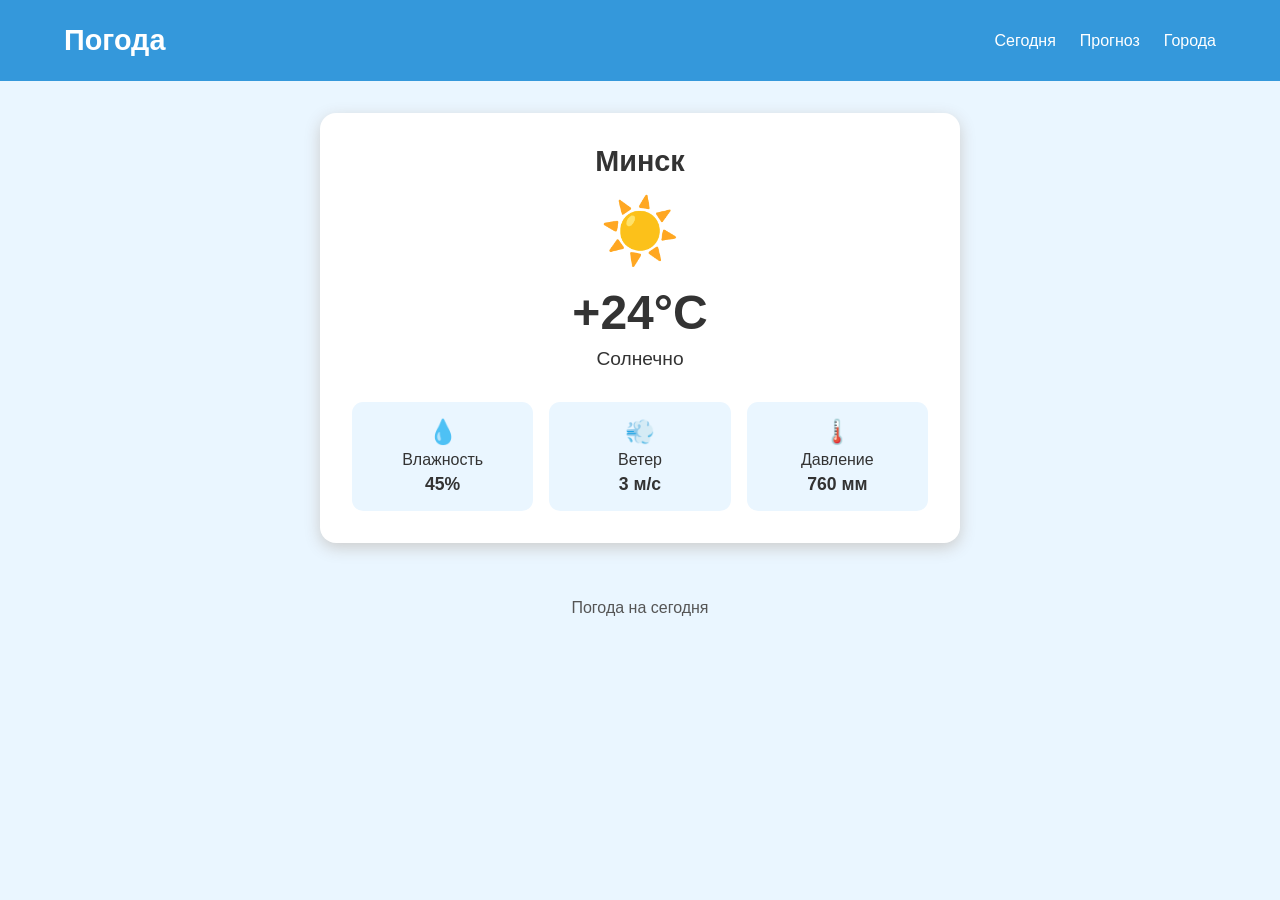
<file: index.html>
<!DOCTYPE html>
<html lang="ru">
<head>
    <meta charset="UTF-8">
    <meta name="viewport" content="width=device-width, initial-scale=1.0, maximum-scale=1.0, user-scalable=no">
    <title>Погода сегодня</title>
    <link rel="stylesheet" href="css/reset.css">
    <link rel="stylesheet" href="css/style.css">
</head>
<body>
<header class="header">
    <h1>Погода</h1>
    <nav class="nav">
        <a href="index.html">Сегодня</a>
        <a href="forecast.html">Прогноз</a>
        <a href="cities.html">Города</a>
    </nav>
</header>
<main>
    <section class="weather">
        <h2>Минск</h2>
        <div class="weather-icon">☀️</div>
        <p class="temperature">+24°C</p>
        <p class="description">Солнечно</p>
        <div class="weather-info">
            <div class="info-item">
                <p>💧</p>
                <span>Влажность</span>
                <strong>45%</strong>
            </div>
            <div class="info-item">
                <p>💨</p>
                <span>Ветер</span>
                <strong>3 м/с</strong>
            </div>
            <div class="info-item">
                <p>🌡️</p>
                <span>Давление</span>
                <strong>760 мм</strong>
            </div>
        </div>
    </section>
</main>
<footer class="footer">
    <p>Погода на сегодня</p>
</footer>

</body>
</html>
</file>
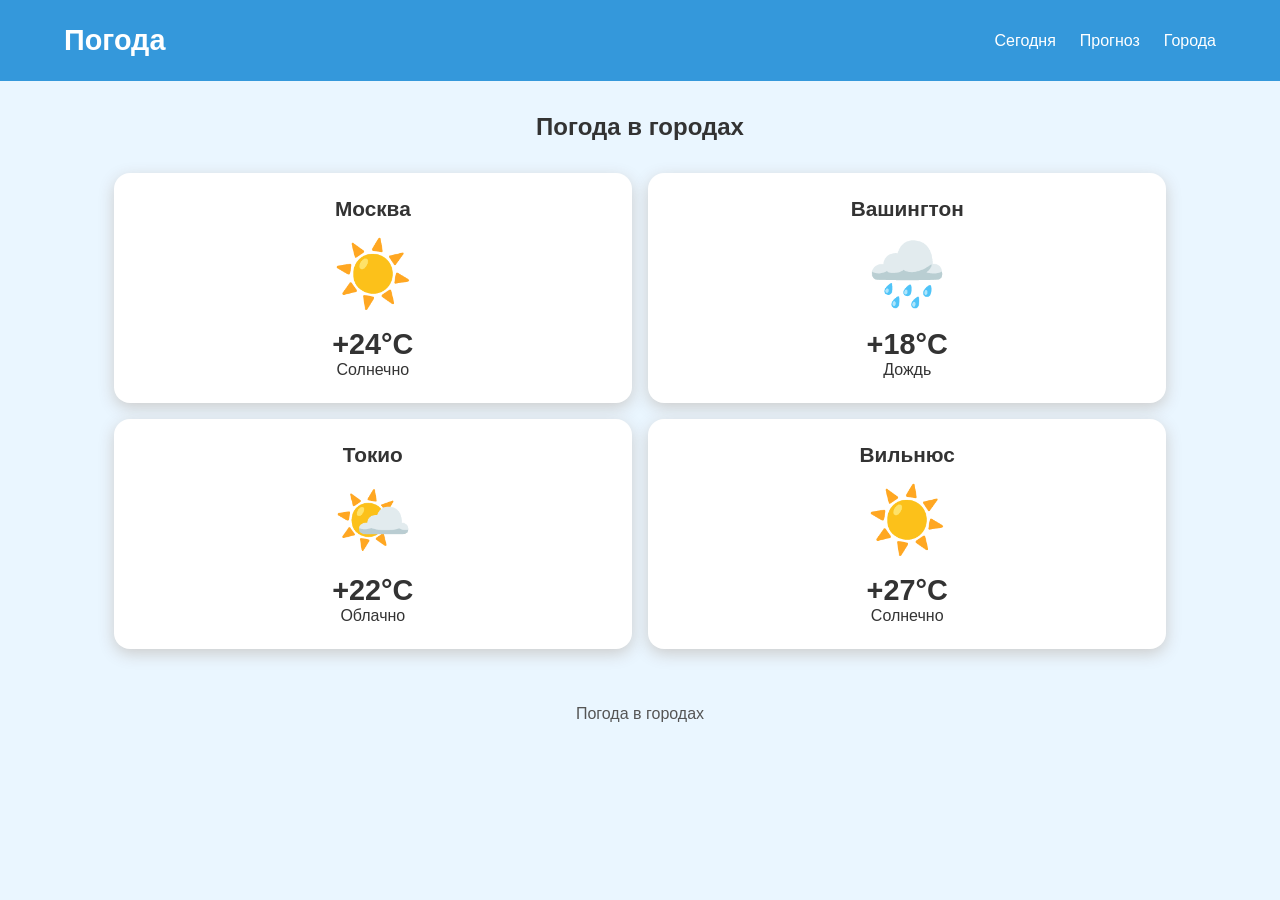
<file: cities.html>
<!DOCTYPE html>
<html lang="ru">
<head>
  <meta charset="UTF-8">
  <meta name="viewport" content="width=device-width, initial-scale=1.0, maximum-scale=1.0, user-scalable=no">
  <title>Города</title>
  <link rel="stylesheet" href="css/reset.css">
  <link rel="stylesheet" href="css/style.css">
</head>
<body>
<header class="header">
  <h1>Погода</h1>
  <nav class="nav">
    <a href="index.html">Сегодня</a>
    <a href="forecast.html">Прогноз</a>
    <a href="cities.html">Города</a>
  </nav>
</header>
<main>
  <section class="cities">
    <h2>Погода в городах</h2>
    <div class="city-list">
      <article class="city">
        <h3>Москва</h3>
        <div class="weather-icon">☀️</div>
        <p class="day-temperature">+24°C</p>
        <p>Солнечно</p>
      </article>
      <article class="city">
        <h3>Вашингтон</h3>
        <div class="weather-icon">🌧️</div>
        <p class="day-temperature">+18°C</p>
        <p>Дождь</p>
      </article>
      <article class="city">
        <h3>Токио</h3>
        <div class="weather-icon">🌤️</div>
        <p class="day-temperature">+22°C</p>
        <p>Облачно</p>
      </article>
      <article class="city">
        <h3>Вильнюс</h3>
        <div class="weather-icon">☀️</div>
        <p class="day-temperature">+27°C</p>
        <p>Солнечно</p>
      </article>
    </div>
  </section>
</main>
<footer class="footer">
  <p>Погода в городах</p>
</footer>
</body>
</html>
</file>
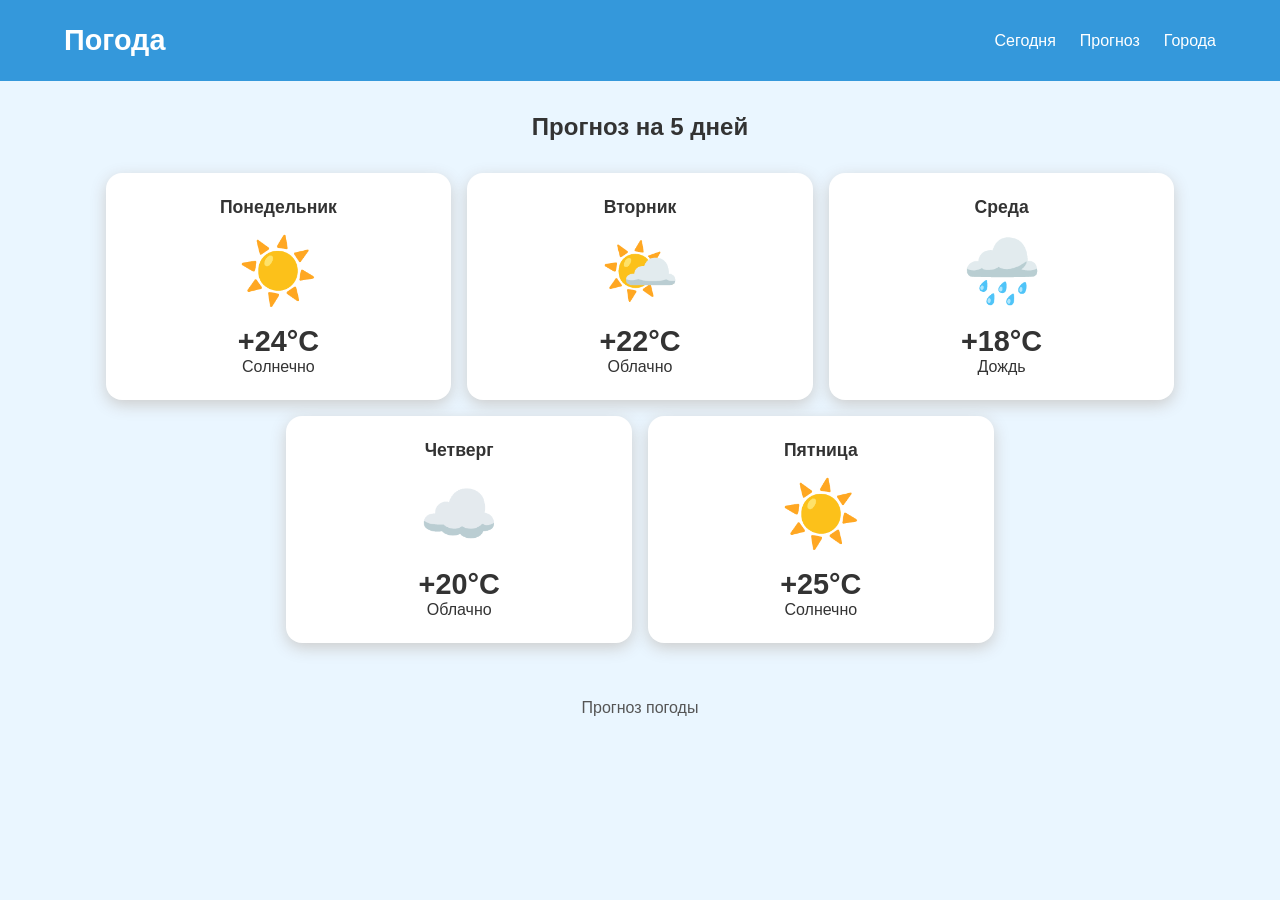
<file: forecast.html>
<!DOCTYPE html>
<html lang="ru">
<head>
    <meta charset="UTF-8">
    <meta name="viewport" content="width=device-width, initial-scale=1.0, maximum-scale=1.0, user-scalable=no">
    <title>Прогноз погоды</title>
    <link rel="stylesheet" href="css/reset.css">
    <link rel="stylesheet" href="css/style.css">
</head>
<body>
<header class="header">
    <h1>Погода</h1>
    <nav class="nav">
        <a href="index.html">Сегодня</a>
        <a href="forecast.html">Прогноз</a>
        <a href="cities.html">Города</a>
    </nav>
</header>
<main>
    <section class="forecast">
        <h2>Прогноз на 5 дней</h2>
        <div class="days">
            <article class="day">
                <h3>Понедельник</h3>
                <div class="weather-icon">☀️</div>
                <p class="day-temperature">+24°C</p>
                <p>Солнечно</p>
            </article>
            <article class="day">
                <h3>Вторник</h3>
                <div class="weather-icon">🌤️</div>
                <p class="day-temperature">+22°C</p>
                <p>Облачно</p>
            </article>
            <article class="day">
                <h3>Среда</h3>
                <div class="weather-icon">🌧️</div>
                <p class="day-temperature">+18°C</p>
                <p>Дождь</p>
            </article>
            <article class="day">
                <h3>Четверг</h3>
                <div class="weather-icon">☁️</div>
                <p class="day-temperature">+20°C</p>
                <p>Облачно</p>
            </article>
            <article class="day">
                <h3>Пятница</h3>
                <div class="weather-icon">☀️</div>
                <p class="day-temperature">+25°C</p>
                <p>Солнечно</p>
            </article>
        </div>
    </section>
</main>
<footer class="footer">
    <p>Прогноз погоды</p>
</footer>
</body>
</html>
</file>
<file: css/style.css>
body {
    background: #eaf6ff;
    color: #333;
}

.header {
    display: flex;
    flex-direction: column;
    align-items: center;

    gap: 1rem;

    padding: 1.2rem;

    background: #3498db;
    color: white;
}

.header h1 {
    font-size: 1.8rem;
}

.nav {
    display: flex;
    flex-direction: column;
    align-items: center;

    gap: 0.8rem;
}

.nav a {
    color: white;
    font-size: 1rem;
}

.nav a:hover {
    text-decoration: underline;
}

main {
    width: 100%;
    padding: 2rem 5%;
}

.weather {
    display: flex;
    flex-direction: column;
    align-items: center;

    width: 100%;
    max-width: 40rem;

    margin: 0 auto;
    padding: 2rem;

    background: white;
    border-radius: 1rem;

    box-shadow: 0 0.3rem 1rem #ccc;

    text-align: center;
}

.weather h2 {
    font-size: 1.8rem;
}

.weather-icon {
    font-size: 4rem;
    margin: 1rem;
}

.temperature {
    font-size: 3rem;
    font-weight: bold;
}

.description {
    font-size: 1.2rem;
    margin: 0.5rem;
}

.weather-info {
    display: flex;
    flex-direction: column;

    width: 100%;
    gap: 1rem;

    margin-top: 1.5rem;
}

.info-item {
    display: flex;
    flex-direction: column;
    align-items: center;

    padding: 1rem;

    background: #eaf6ff;
    border-radius: 0.7rem;
}

.info-item p {
    font-size: 1.5rem;
}

.info-item span {
    margin: 0.3rem;
}

.info-item strong {
    font-size: 1.1rem;
}

.forecast {
    display: flex;
    flex-direction: column;
    align-items: center;

    width: 100%;
}

.forecast h2 {
    margin-bottom: 2rem;
    text-align: center;
}

.days {
    display: flex;
    flex-direction: column;

    width: 100%;
    gap: 1rem;
}

.day {
    display: flex;
    flex-direction: column;
    align-items: center;

    width: 100%;

    padding: 1.5rem;

    background: white;
    border-radius: 1rem;

    box-shadow: 0 0.3rem 1rem #ccc;
}

.day h3 {
    font-size: 1.1rem;
}

.day-temperature {
    font-size: 1.8rem;
    font-weight: bold;
}


.cities {
    display: flex;
    flex-direction: column;
    align-items: center;

    width: 100%;
}

.cities h2 {
    margin-bottom: 2rem;
    text-align: center;
}

.city-list {
    display: flex;
    flex-direction: column;

    width: 100%;
    gap: 1rem;
}

.city {
    display: flex;
    flex-direction: column;
    align-items: center;

    width: 100%;

    padding: 1.5rem;

    background: white;
    border-radius: 1rem;

    box-shadow: 0 0.3rem 1rem #ccc;
}

.city h3 {
    font-size: 1.3rem;
}

.footer {
    padding: 1.5rem;

    text-align: center;

    color: #555;
}

@media (min-width: 768px) {

    .header {
        flex-direction: row;
        justify-content: space-between;

        padding: 1.5rem 5%;
    }


    .nav {
        flex-direction: row;
        gap: 1.5rem;
    }


    .weather-info {
        flex-direction: row;
    }

    .info-item {
        flex: 1;
    }


    .days {
        flex-direction: row;
        flex-wrap: wrap;
        justify-content: center;
    }

    .day {
        width: 30%;
    }


    .city-list {
        flex-direction: row;
        flex-wrap: wrap;
        justify-content: center;
    }

    .city {
        width: 45%;
    }
}
</file>
